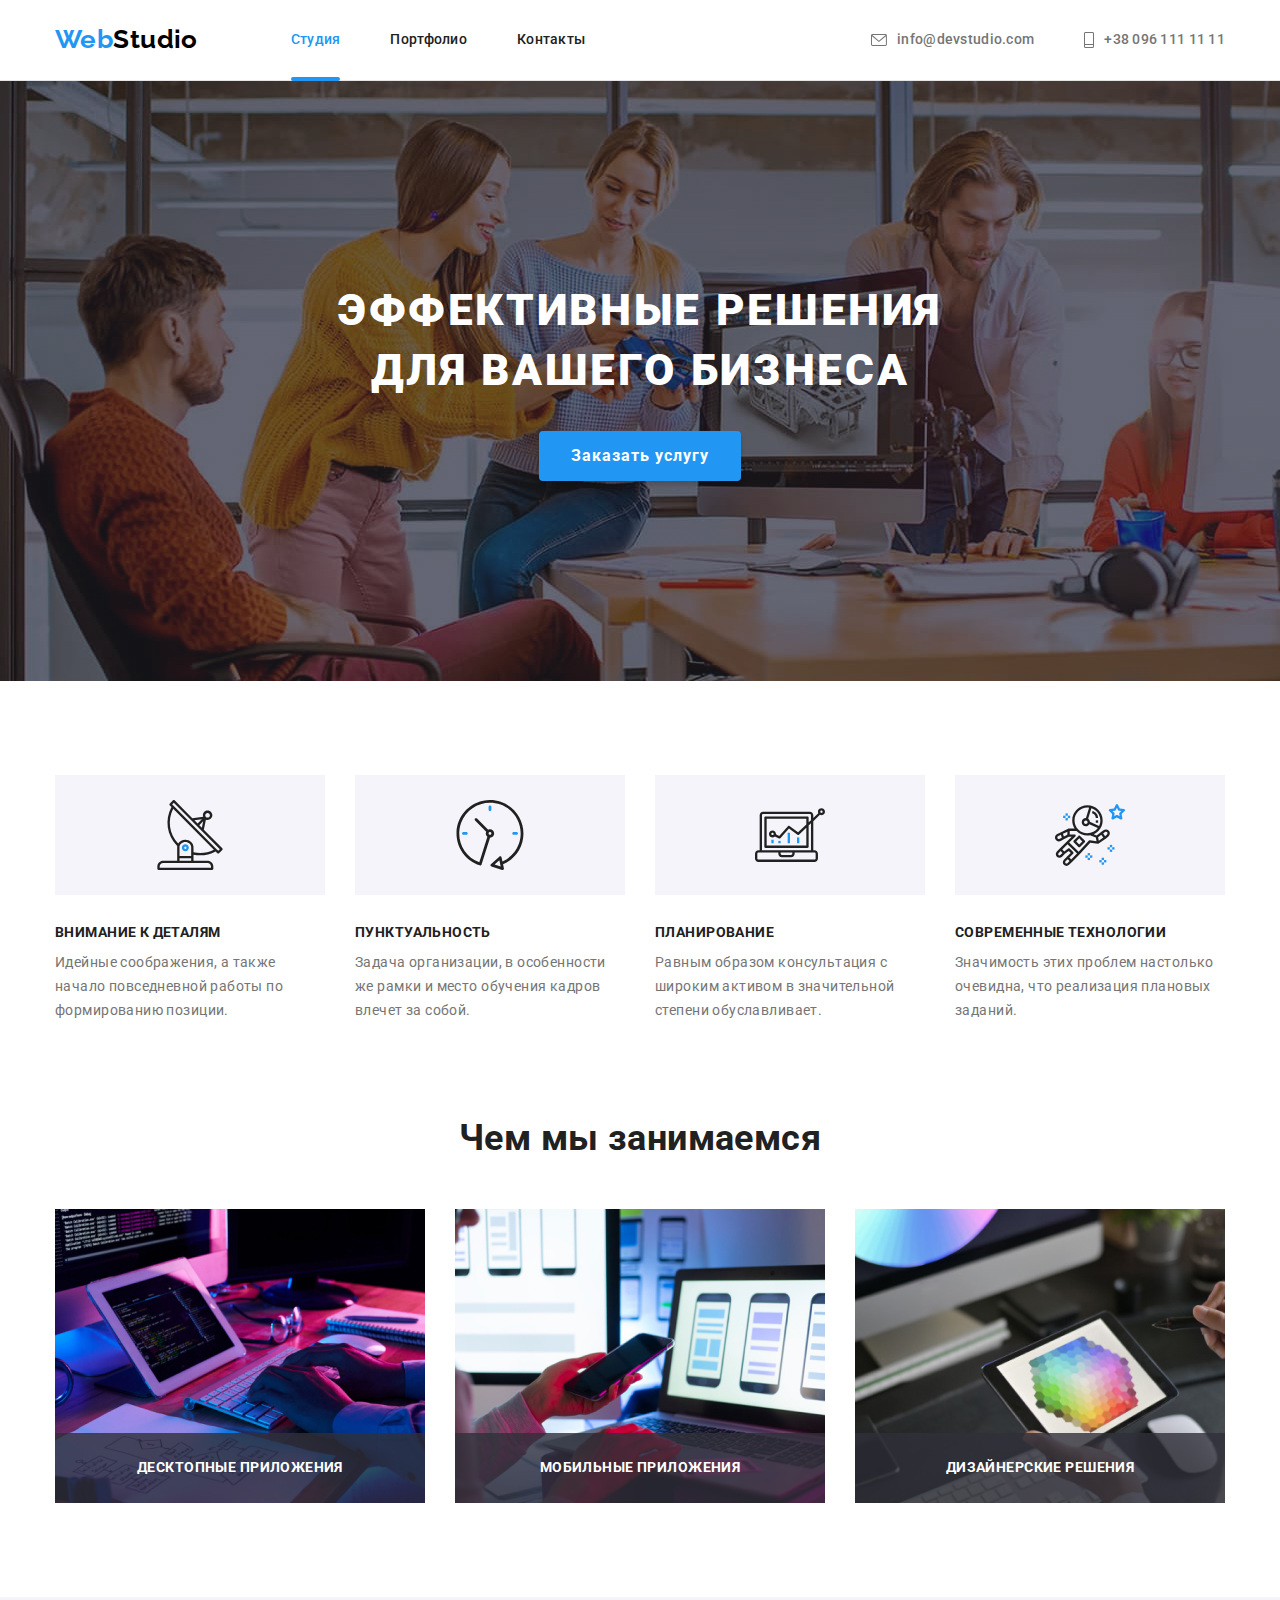
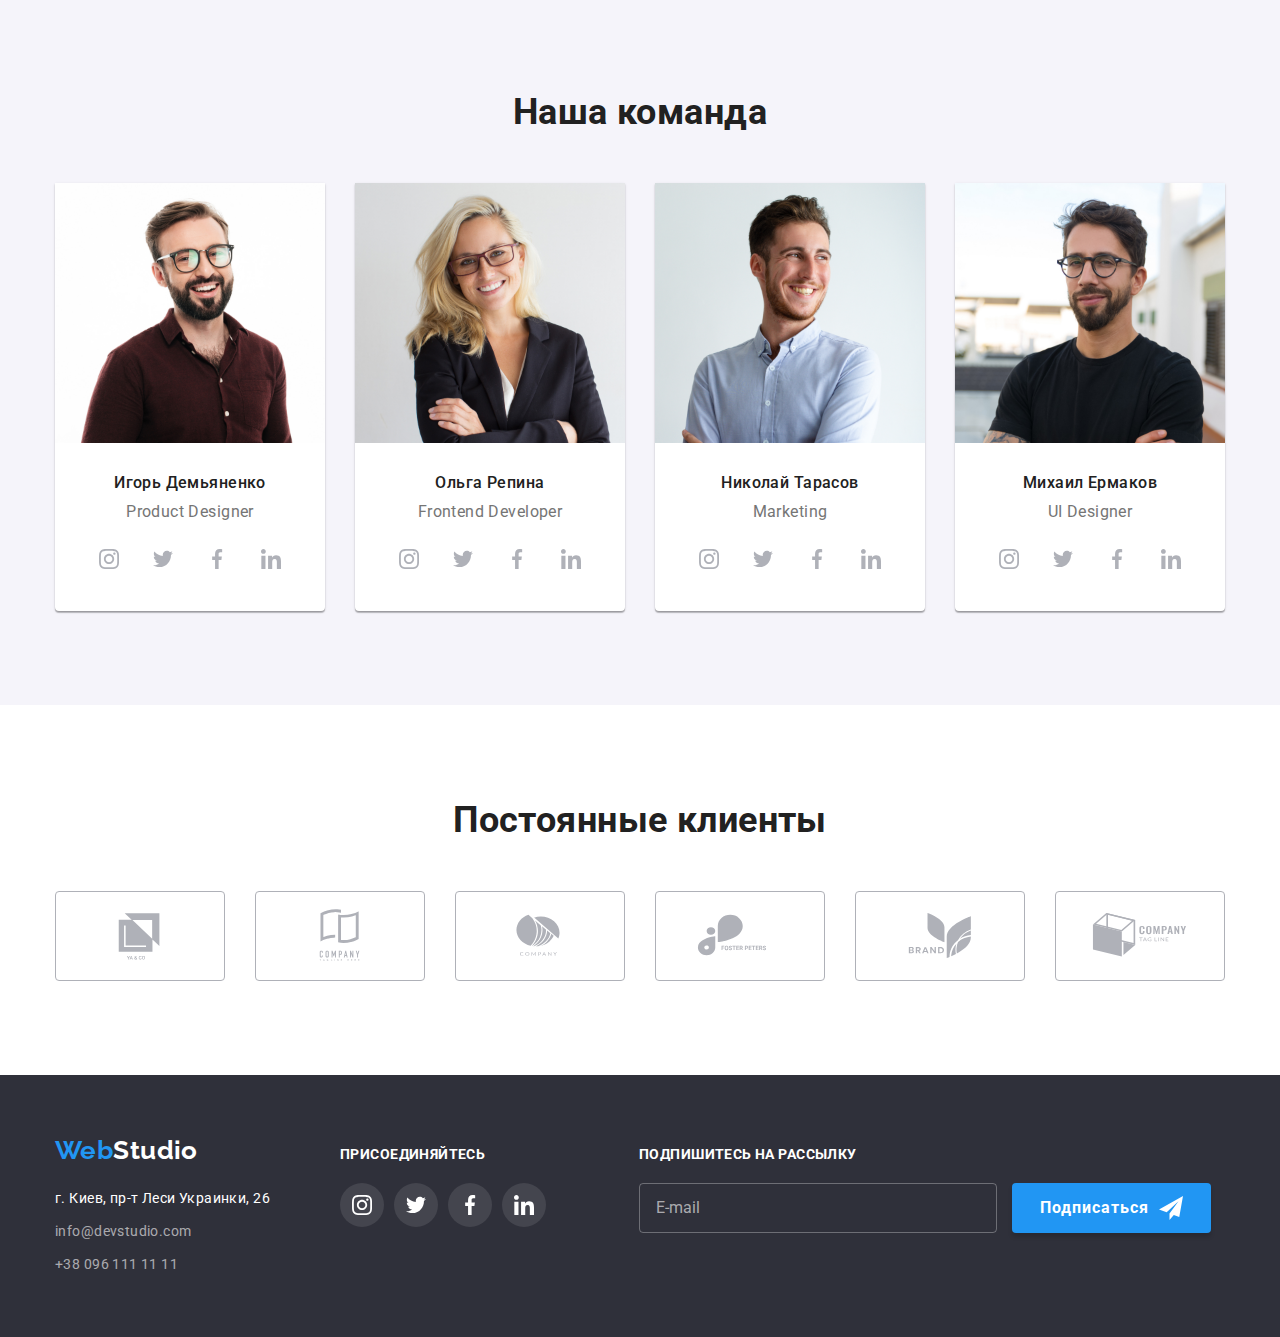
<file: index.html>
<!DOCTYPE html>
<html lang="ru">
	<head>
		<meta charset="UTF-8" />
		<meta name="viewport" content="width=, initial-scale=1.0" />
		<title>Web Studio</title>
		<link
			rel="stylesheet"
			href="https://fonts.googleapis.com/css2?family=Raleway:wght@700&family=Roboto:wght@400;500;700;900&display=swap"
		/>
		<link
			rel="stylesheet"
			href="https://cdnjs.cloudflare.com/ajax/libs/modern-normalize/1.0.0/modern-normalize.min.css"
		/>
		<link rel="stylesheet" href="./css/main.min.css" />
	</head>
	<body>
		<!--Header-->
		<header class="header">
			<div class="container header__container">
				<nav class="navigation">
					<a class="logo navigation__logo" href="./index.html"><span>Web</span><span class="logo__text">Studio</span> </a>
					<ul class="navigation__list">
						<li class="navigation__item"><a class="navigation__link navigation__link--current" href="./index.html" >Студия</a></li>
						<li class="navigation__item"><a class="navigation__link" href="./portfolio.html" >Портфолио</a></li>
						<li class="navigation__item"><a class="navigation__link" href="" >Контакты</a></li>
					</ul>
				</nav>
				<ul class="contacts">
					<li class="contacts__list">
						<a class="contacts__link" href="mailto:info@devstudio.com">
							<svg class="contacts__icon" width="16" height="12">
								<use href="./images/sprite.svg#icon-envelope"></use></svg>info@devstudio.com</a>
						</li>							
					<li class="contacts__list">
						<a class="contacts__link" href="tel:+380961111111">
							<svg class="contacts__icon" width="10" height="16">
								<use href="./images/sprite.svg#icon-phone"></use></svg>+38 096 111 11 11</a>
					</li>		
				</ul>
			</div>
		</header>

		<!--Hero-->
		<main>
			<section class="hero">
				<div class="container">
				<h1 class="hero__title">Эффективные решения для вашего бизнеса</h1>
				<button class="hero__button button" type="button" data-modal-open >Заказать услугу</button>
			</div>
		    </section>
			<!--Benefits-->
			<section class="section">
				<div class="container">
					<h2 class="visually-hidden" aria-hidden="true" tabindex="-1">Почему мы</h2>
					<ul class="benefits__list">
						<li class="benefits__item">
							<h3 class="benefits__title">Внимание к деталям</h3>
							<p class="benefits__text">
								Идейные соображения, а также начало повседневной работы по формированию позиции.
							</p>
						</li>
						<li class="benefits__item">
							<h3 class="benefits__title">Пунктуальность</h3>
							<p class="benefits__text">
								Задача организации, в особенности же рамки и место обучения кадров влечет за собой.
							</p>
						</li>
						<li class="benefits__item">
							<h3 class="benefits__title">Планирование</h3>
							<p class="benefits__text">
								Равным образом консультация с широким активом в значительной степени обуславливает.
							</p>
						</li>
						<li class="benefits__item">
							<h3 class="benefits__title">Современные технологии</h3>
							<p class="benefits__text">Значимость этих проблем настолько очевидна, что реализация плановых заданий.</p>
						</li>
					</ul>
				</div>
			</section>
			<!--Work field-->
			<section class="work-process section">
				<div class="container">
					<h2 class="work-process__title title">Чем мы занимаемся</h2>
					<ul class="work-process__list">
						<li class="work-process__item">
							<img class="work-process__img" src="./images/pic1.jpg" alt="Изображение рабочего процесса1" width="370" />
                            <h3 class="work-process__white-title">десктопные приложения</h3>
						</li>
						<li class="work-process__item">
							<img class="work-process__img" src="./images/pic2.jpg" alt="Изображение рабочего процесса2" width="370" />
                            <h3 class="work-process__white-title">мобильные приложения</h3>
						</li>
						<li class="work-process__item">
							<img class="work-process__img" src="./images/pic3.jpg" alt="Изображение рабочего процесса3" width="370" />
                            <h3 class="work-process__white-title">дизайнерские решения</h3>							
						</li>
					</ul>
				</div>
			</section>
			<!--Our team-->
			<section class="team section">
				<div class="container">
					<h2 class="team__title title">Наша команда</h2>
					<ul class="team__list">
						<li class="team__item">
							<img class="team__image" src="./images/team1.jpg" alt="Игорь Демьяненко" width="270" />
							<div class="team__descr">
							<h3 class="team__member">Игорь Демьяненко</h3>
							<p class="team__position" lang="en">Product Designer</p>
							<ul class="social">
								<li class="social__item">
									<a class="social__link social__link--team" href="">
										<svg class="social__icon" width="20" height="20">
											<use href="./images/sprite.svg#icon-instagram"></use>
										</svg>
									</a>
								</li>
								<li class="social__item">
									<a class="social__link social__link--team" href="">
										<svg class="social__icon" width="20" height="20">
											<use href="./images/sprite.svg#icon-twitter"></use>
										</svg>
									</a>
								</li>
								<li class="social__item">
									<a class="social__link social__link--team" href="">
										<svg class="social__icon" width="20" height="20">
											<use href="./images/sprite.svg#icon-facebook"></use>
										</svg>
									</a>
								</li>
								<li class="social__item">
									<a class="social__link social__link--team" href="">
										<svg class="social__icon" width="20" height="20">
											<use href="./images/sprite.svg#icon-linkedin"></use>
										</svg>
									</a>
								</li>
							</ul>
						</div>
						</li>
						<li class="team__item">
							<img class="team__image" src="./images/team2.jpg" alt="Ольга Репина" width="270" />
							<div class="team__descr">
							<h3 class="team__member">Ольга Репина</h3>
							<p class="team__position" lang="en">Frontend Developer</p>
							<ul class="social">
								<li class="social__item">
									<a class="social__link social__link--team" href="">
										<svg class="social__icon" width="20" height="20">
											<use href="./images/sprite.svg#icon-instagram"></use>
										</svg>
									</a>
								</li>
								<li class="social__item">
									<a class="social__link social__link--team" href="">
										<svg class="social__icon" width="20" height="20">
											<use href="./images/sprite.svg#icon-twitter"></use>
										</svg>
									</a>
								</li>
								<li class="social__item">
									<a class="social__link social__link--team" href="">
										<svg class="social__icon" width="20" height="20">
											<use href="./images/sprite.svg#icon-facebook"></use>
										</svg>
									</a>
								</li>
								<li class="social__item">
									<a class="social__link social__link--team" href="">
										<svg class="social__icon" width="20" height="20">
											<use href="./images/sprite.svg#icon-linkedin"></use>
										</svg>
									</a>
								</li>
							</ul>
						</div>
						</li>
						<li class="team__item">
							<img class="team__image" src="./images/team3.jpg" alt="Николай Тарасов" width="270" />
							<div class="team__descr">
							<h3 class="team__member">Николай Тарасов</h3>
							<p class="team__position" lang="en">Marketing</p>
							<ul class="social">
								<li class="social__item">
									<a class="social__link social__link--team" href="">
										<svg class="social__icon" width="20" height="20">
											<use href="./images/sprite.svg#icon-instagram"></use>
										</svg>
									</a>
								</li>
								<li class="social__item">
									<a class="social__link social__link--team" href="">
										<svg class="social__icon" width="20" height="20">
											<use href="./images/sprite.svg#icon-twitter"></use>
										</svg>
									</a>
								</li>
								<li class="social__item">
									<a class="social__link social__link--team" href="">
										<svg class="social__icon" width="20" height="20">
											<use href="./images/sprite.svg#icon-facebook"></use>
										</svg>
									</a>
								</li>
								<li class="social__item">
									<a class="social__link social__link--team" href="">
										<svg class="social__icon" width="20" height="20">
											<use href="./images/sprite.svg#icon-linkedin"></use>
										</svg>
									</a>
								</li>
							</ul>
						</div>
						</li>
						<li class="team__item">
							<img class="team__image" src="./images/team4.jpg" alt="Михаил Ермаков" width="270" />
							<div class="team__descr">
							<h3 class="team__member">Михаил Ермаков</h3>
							<p class="team__position" lang="en">UI Designer</p>
							<ul class="social__list">
								<li class="social__item">
									<a class="social__link social__link--team" href="">
										<svg class="social__icon" width="20" height="20">
											<use href="./images/sprite.svg#icon-instagram"></use>
										</svg>
									</a>
								</li>
								<li class="social__item">
									<a class="social__link social__link--team" href="">
										<svg class="social__icon" width="20" height="20">
											<use href="./images/sprite.svg#icon-twitter"></use>
										</svg>
									</a>
								</li>
								<li class="social__item">
									<a class="social__link social__link--team" href="">
										<svg class="social__icon" width="20" height="20">
											<use href="./images/sprite.svg#icon-facebook"></use>
										</svg>
									</a>
								</li>
								<li class="social__item">
									<a class="social__link social__link--team" href="">
										<svg class="social__icon" width="20" height="20">
											<use href="./images/sprite.svg#icon-linkedin"></use>
										</svg>
									</a>
								</li>							
							</ul>
						</div>
						</li>
					</ul>
				</div>
			</section>
			<section class="clients section">
				<div class="container">
					<h2 class="clients__title title">Постоянные клиенты</h2>
					<ul class="clients__list">
						<li class="clients__item">
							<a class="clients__link" href="">
								<svg class="clients__logo" width="106" height="60">
									<use href="./images/sprite.svg#icon-ya-and-co"></use>
								</svg>
							</a>
						</li>
						<li class="clients__item">
							<a class="clients__link" href="">
								<svg class="clients__logo" width="106" height="60">
									<use href="./images/sprite.svg#icon-company-tagline"></use>
								</svg>
							</a>
						</li>
						<li class="clients__item">
							<a class="clients__link" href="">
								<svg class="clients__logo" width="106" height="60">
									<use href="./images/sprite.svg#icon-company-fruits"></use>
								</svg>
							</a>
						</li>
						<li class="clients__item">
							<a class="clients__link" href="">
								<svg class="clients__logo" width="106" height="60">
									<use href="./images/sprite.svg#icon-foster-peters"></use>
								</svg>
							</a>
						</li>
						<li class="clients__item">
							<a class="clients__link" href="">
								<svg class="clients__logo" width="106" height="60">
									<use href="./images/sprite.svg#icon-brand"></use>
								</svg>
							</a>
						</li>

						<li class="clients__item">
							<a class="clients__link" href="">
								<svg class="clients__logo" width="106" height="60">
									<use href="./images/sprite.svg#icon-build"></use>
								</svg>
							</a>
						</li>
					</ul>
				</div>
			</section>
		</main>
		<!--Footer-->
		<footer class="footer section">
			<div class="footer__container container">
				<div class="address">
				<a class="logo link" href="./index.html"><span>Web</span><span class="logo__text logo__text--white">Studio</span></a>
				<address>
					<ul class="address__list">
						<li class="address__item">
							<a class="address__link" href="https://goo.gl/maps/FVcXJ8ViRF421qkY6" target="_blank" rel="noopener norefferer" 
								>г. Киев, пр-т Леси Украинки, 26</a
							>
						</li>
						<li class="address__item">
							<a class="footer__contact-link" href="mailto:info@devstudio.com">info@devstudio.com</a>
						</li>
						<li class="address__item">
							<a class="footer__contact-link" href="tel:+380961111111">+38 096 111 11 11</a>
						</li>
					</ul>
				</address>
			</div>
				<div class="social footer__social">
					<h3 class="social__title">присоединяйтесь</h3>
					<ul class="social__list">
						<li class="social__item"> 
							<a class="social__link social__link--footer" href="">
								<svg class="social__icon social__icon--footer" width="20" height="20">
									<use href="./images/sprite.svg#icon-instagram"></use>
								</svg>
							</a>
						</li>
						<li class="social__item">
							<a class="social__link social__link--footer" href="">
								<svg class="social__icon social__icon--footer" width="20" height="20">
									<use href="./images/sprite.svg#icon-twitter"></use>
								</svg>
							</a>
						</li>
						<li class="social__item">
							<a class="social__link social__link--footer" href="">
								<svg class="social__icon social__icon--footer" width="20" height="20">
									<use href="./images/sprite.svg#icon-facebook"></use>
								</svg>
							</a>
						</li>
						<li class="social__item">
							<a class="social__link social__link--footer" href="">
								<svg class="social__icon social__icon--footer" width="20" height="20">
									<use href="./images/sprite.svg#icon-linkedin"></use>
								</svg>
							</a>
						</li>
					</ul>
				</div>
			<!--====================Footer email form=====================-->
				<form class="footer-form">
					<h3 class="footer-form__white-title">Подпишитесь на рассылку</h3>
					<label class="footer-form__label">
						<input class="footer-form__input" type="email" name="email" placeholder="E-mail">
					</label>
					<button class="button footer-form__button" type="submit">Подписаться
						<svg class="footer-form__icon" width="24" height="24">
						<use href="./images/icons.svg#icon-send"></use>
					</svg>	
					</button>
				</form>
			</div>
		</footer>
<!--========================Modal window form============================-->
        <div class="backdrop is-hidden" data-modal>
			<div class="modal">
				<button class="modal__button" data-modal-close>
					<svg  class="modal__icon" width="18" height="18">
						<use href="./images/sprite.svg#icon-close"></use>
					</svg>
				</button>
				
				<form class="form">
					<b class="form__title">Оставьте свои данные, мы вам перезвоним</b>
					<label class="form__field">
						<span class="form__label">Имя</span>
						<span class="form__area">
							<input class="form__input" type="text" name="name" required/>
						<svg class="form__icon" width="18" height="18">
							<use href="./images/icons.svg#icon-man"></use>
						</svg>
						</span>	
					</label>

					<label class="form__field">
						<span class="form__label">Телефон</span>
						<span class="form__area">
							<input class="form__input" type="tel" name="tel" required/> 
						<svg class="form__icon" width="18" height="18">
							<use href="./images/icons.svg#icon-phone-modal"></use>
						</svg>
						</span>
					</label>
					
					<label class="form__field">
						<span class="form__label">Почта</span> 
						<span class="form__area">
								<input class="form__input" type="email" name="mail" required/>
						<svg class="form__icon" width="18" height="18">
							<use href="./images/icons.svg#icon-email"></use>
						</svg>
						</span>					
					</label>

					<label class="form__comment">
						<span class="form__label">Комментарий</span>
						<textarea  class="form__input" name="comment" placeholder="Введите текст"></textarea>
					</label>                
					
						<input class="form__checkbox-input visually-hidden" type="checkbox" name="agreement" id="user-term" >
						<label class="form__checkbox-label" for="user-term">
							<span class="form__checked">
								<svg class="form__icon-checked" width="16" height="15">
									<use href="./images/icons.svg#icon-checked"></use>
								</svg>
							</span>
							Соглашаюсь с рассылкой и принимаю <a class="agreement-terms" href=""> Условия договора </a></label>
					<button class="form__button button" type="submit">Отправить</button>
				  </form>   
			
			</div>
		</div>
		<script src="./JS/modal.js"></script>
	</body>
</html>
</file>
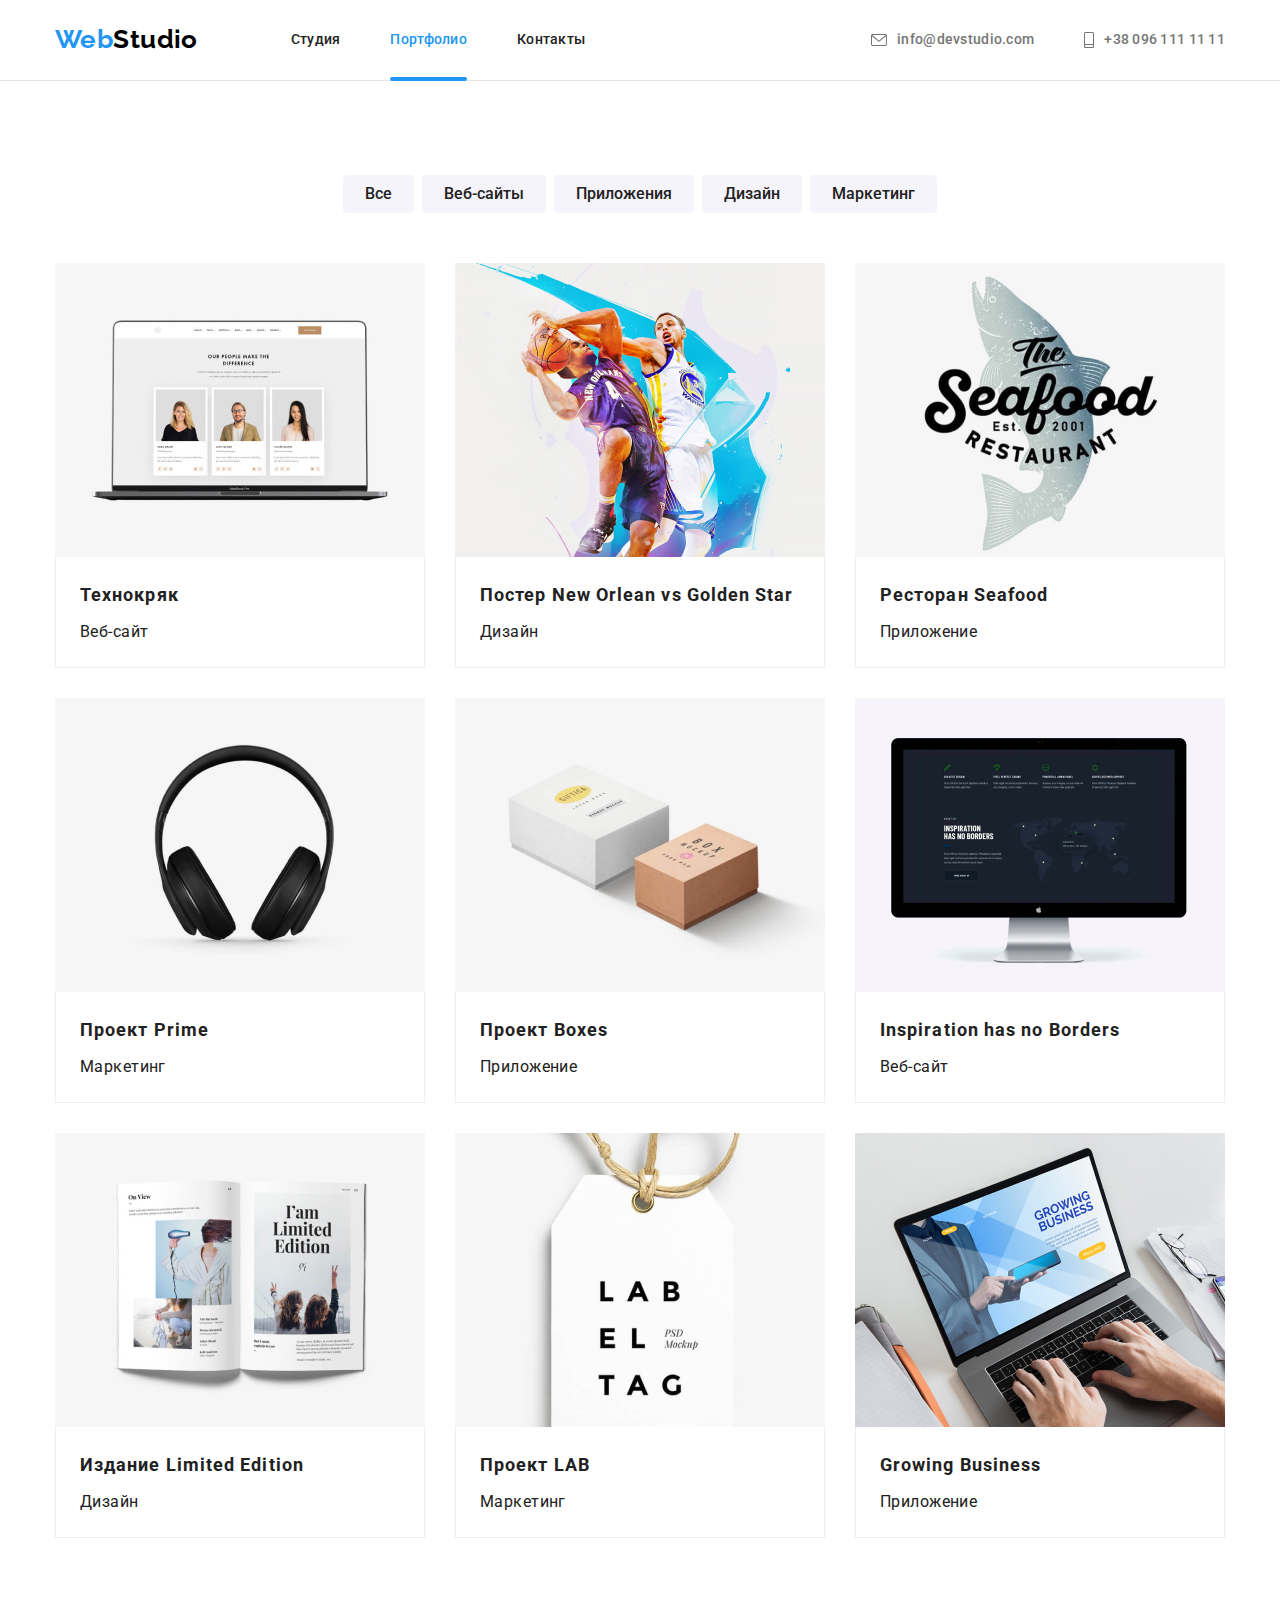
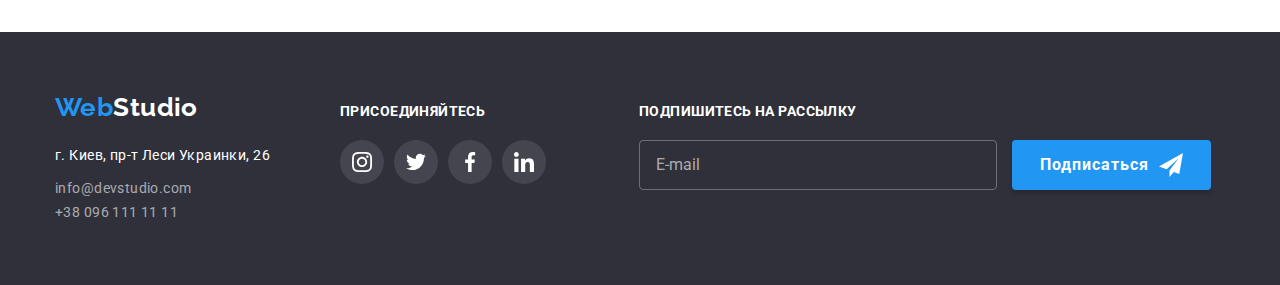
<file: portfolio.html>
<!DOCTYPE html>
<html lang="ru">
	<head>
		<meta charset="UTF-8" />
		<meta name="viewport" content="width=device-width, initial-scale=1.0" />
		<title>Portfolio</title>
		<link
			href="https://fonts.googleapis.com/css2?family=Raleway:wght@700&family=Roboto:wght@400;500;700;900&display=swap"
			rel="stylesheet"
		/>
		<link
			rel="stylesheet"
			href="https://cdnjs.cloudflare.com/ajax/libs/modern-normalize/1.0.0/modern-normalize.min.css"
		/>
		<link rel="stylesheet" href="./css/main.min.css" />
	</head>
	<body>
		<!--Header-->
		<header class="header">
			<div class="container header__container">
				<nav class="navigation">
					<a class="logo navigation__logo" href="./index.html"><span>Web</span><span class="logo__text">Studio</span> </a>
					<ul class="navigation__list">
						<li class="navigation__item"><a class="navigation__link" href="./index.html">Студия</a></li>
						<li class="navigation__item"><a class="navigation__link navigation__link--current" href="./portfolio.html">Портфолио</a></li>
						<li class="navigation__item"><a class="navigation__link" href="">Контакты</a></li>
					</ul>
				</nav>
				<ul class="contacts">
					<li class="contacts__list">
						<a class="contacts__link" href="mailto:info@devstudio.com">
							<svg class="contacts__icon" width="16" height="12">
								<use href="./images/sprite.svg#icon-envelope"></use></svg>info@devstudio.com</a>
						</li>							
					<li class="contacts__list">
						<a class="contacts__link" href="tel:+380961111111">
							<svg class="contacts__icon" width="10" height="16">
								<use href="./images/sprite.svg#icon-phone"></use></svg>+38 096 111 11 11</a>
					</li>		
				</ul>
			</div>
		</header>
		<main>
			<section class="projects section">
				<h1 class="visually-hidden" aria-hidden="true" tabindex="-1">Наши работы</h1>
				<div class="container">
					<ul class="projects__list list">
						<li class="projects__item"><button class="projects__button button" type="button">Все</button></li>
						<li class="projects__item"><button class="projects__button button" type="button">Веб-сайты</button></li>
						<li class="projects__item"><button class="projects__button button" type="button">Приложения</button></li>
						<li class="projects__item"><button class="projects__button button" type="button">Дизайн</button></li>
						<li class="projects__item"><button class="projects__button button" type="button">Маркетинг</button></li>
					</ul>

					<h2 class="visually-hidden" aria-hidden="true" tabindex="-1">Works</h2>
					<ul class="works">
						<li class="works__item">
							<a class="works__card" href="">
								<div class="works__photo">
									<img class="works__img" src="./images/tehno.jpg" alt="Изображение ноутбука с открытым вебсайтом" />
									<p class="works__text">Ресурс предлагает комплексные предложения с разным уровнем функционала и сервисов. Все это позволит посетителю получить исчерпывающие сведения  о компании или частном лице.</p>
									</div>	
								<div class="works__summary">
									<h3 class="works__title">Технокряк</h3>
									<p class="works__type">Веб-сайт</p>
								</div>
							</a>
						</li>
						<li class="works__item">
							<a class="works__card" href="">
                            	<div class="works__photo">
								  <img class="works__img" src="./images/basketball.jpg" alt="Изображение постера с баскетболистами" />
								  <p class="works__text">Ресурс предлагает комплексные предложения с разным уровнем функционала и сервисов. Все это позволит посетителю получить исчерпывающие сведения о компании или частном лице.</p>
					     		</div>
								<div class="works__summary">
									<h3 class="works__title">Постер<span lang="en"> New Orlean vs Golden Star</span></h3>
									<p class="works__type">Дизайн</p>
								</div>
							</a>
						</li>
						<li class="works__item">
							<a class="works__card" href="">
							<div class="works__photo"> 
								<img class="works__img" src="./images/seafood.jpg" alt="Изображение логотипа рыбного ресторана" />
								<p class="works__text">Ресурс предлагает комплексные предложения с разным уровнем функционала и сервисов. Все это позволит посетителю получить исчерпывающие сведения о компании или частном лице.</p>
							</div>
								<div class="works__summary">
									<h3 class="works__title">Ресторан<span lang="en"> Seafood</span></h3>
									<p class="works__type">Приложение</p>
								</div>
							</a>
						</li>
						<li class="works__item">
							<a class="works__card" href="">
								<div class="works__photo"> 
								<img class="works__img" src="./images/prime.jpg" alt="Изображение наушников" />
								<p class="works__text">Ресурс предлагает комплексные предложения с разным уровнем функционала и сервисов. Все это позволит посетителю получить исчерпывающие сведения о компании или частном лице.</p>
								</div>
								<div class="works__summary">
									<h3 class="works__title">Проект<span lang="en"> Prime</span></h3>
									<p class="works__type">Маркетинг</p>
								</div>
							</a>
						</li>
						<li class="works__item">
							<a class="works__card" href="">
								<div class="works__photo"> 
								<img class="works__img" src="./images/boxes.jpg" alt="Изображение двух коробок" />
								<p class="works__text">Ресурс предлагает комплексные предложения с разным уровнем функционала и сервисов. Все это позволит посетителю получить исчерпывающие сведения о компании или частном лице.</p>
								</div>
								<div class="works__summary">
									<h3 class="works__title">Проект<span lang="en"> Boxes</span></h3>
									<p class="works__type">Приложение</p>
								</div>
							</a>
						</li>
						<li class="works__item">
							<a class="works__card" href="">
								<div class="works__photo"> 
								<img class="works__img" src="./images/inspiration.jpg" alt="Изображение монитора" />
								<p class="works__text">Ресурс предлагает комплексные предложения с разным уровнем функционала и сервисов. Все это позволит посетителю получить исчерпывающие сведения о компании или частном лице.</p>
								</div>
								<div class="works__summary">
									<h3 class="works__title" lang="en">Inspiration has no Borders</h3>
									<p class="works__type">Веб-сайт</p>
								</div>
							</a>
						</li>
						<li class="works__item">
							<a class="works__card" href="">
								<div class="works__photo"> 
								<img class="works__img" src="./images/limited.jpg" alt="Изображение разворота журнала" />
								<p class="works__text">Ресурс предлагает комплексные предложения с разным уровнем функционала и сервисов. Все это позволит посетителю получить исчерпывающие сведения о компании или частном лице.</p>
								</div>
								<div class="works__summary">
									<h3 class="works__title">Издание<span lang="en"> Limited Edition</span></h3>
									<p class="works__type">Дизайн</p>
								</div>
							</a>
						</li>
						<li class="works__item">
							<a class="works__card" href="">
								<div class="works__photo"> 
								<img class="works__img" src="./images/lab.jpg" alt="Изображение с биркой" />
								<p class="works__text">Ресурс предлагает комплексные предложения с разным уровнем функционала и сервисов. Все это позволит посетителю получить исчерпывающие сведения о компании или частном лице.</p>
								</div>
								<div class="works__summary">
									<h3 class="works__title">Проект<span lang="en"> LAB</span></h3>
									<p class="works__type">Маркетинг</p>
								</div>
							</a>
						</li>
						<li class="works__item">
							<a class="works__card" href="">
								<div class="works__photo"> 
								<img class="works__img" src="./images/notebook.jpg" alt="Изображение с руками на клавиатуре ноутбука"/>
								<p class="works__text">Ресурс предлагает комплексные предложения с разным уровнем функционала и сервисов. Все это позволит посетителю получить исчерпывающие сведения о компании или частном лице.</p>
								</div>	
								<div class="works__summary">
									<h3 class="works__title" lang="en">Growing Business</h3>
									<p class="works__type">Приложение</p>
								</div>
							</a>
						</li>
					</ul>
				</div>
			</section>
		</main>
				<!--Footer-->
		<footer class="footer section">
			<div class="footer__container container">
				<div class="address">
				<a class="logo" href="./index.html"><span>Web</span><span class="logo__text logo__text--white">Studio</span></a>
				<address>
					<ul class="address__list">
						<li class="address__item">
							<a class="address__link" href="https://goo.gl/maps/FVcXJ8ViRF421qkY6" target="_blank" rel="noopener norefferer" 
								>г. Киев, пр-т Леси Украинки, 26</a
							>
						</li>
						<li class="address__link">
							<a class="footer__contact-link" href="mailto:info@devstudio.com">info@devstudio.com</a>
						</li>
						<li class="address__link">
							<a class="footer__contact-link" href="tel:+380961111111">+38 096 111 11 11</a>
						</li>
					</ul>
				</address>
			</div>
			<div class="social footer__social">
				<h3 class="social__title">присоединяйтесь</h3>
				<ul class="social__list">
					<li class="social__item"> 
						<a class="social__link social__link--footer" href="">
							<svg class="social__icon social__icon--footer" width="20" height="20">
								<use href="./images/sprite.svg#icon-instagram"></use>
							</svg>
						</a>
					</li>
					<li class="social__item">
						<a class="social__link social__link--footer" href="">
							<svg class="social__icon social__icon--footer" width="20" height="20">
								<use href="./images/sprite.svg#icon-twitter"></use>
							</svg>
						</a>
					</li>
					<li class="social__item">
						<a class="social__link social__link--footer" href="">
							<svg class="social__icon social__icon--footer" width="20" height="20">
								<use href="./images/sprite.svg#icon-facebook"></use>
							</svg>
						</a>
					</li>
					<li class="social__item">
						<a class="social__link social__link--footer" href="">
							<svg class="social__icon social__icon--footer" width="20" height="20">
								<use href="./images/sprite.svg#icon-linkedin"></use>
							</svg>
						</a>
					</li>
				</ul>
			</div>
		<!--====================Footer email form=====================-->
		
		<form class="footer-form">
				<h3 class="footer-form__white-title">Подпишитесь на рассылку</h3>
				<label class="footer-form__label">
					<input class="footer-form__input" type="email" name="email" placeholder="E-mail">
				</label>
				<button class="button footer-form__button" type="submit">Подписаться
					<svg class="footer-form__icon" width="24" height="24">
					<use href="./images/icons.svg#icon-send"></use>
				</svg>	
				</button>
			</form>
		</div>
	</footer>
	</body>
</html>
</file>
<file: css/main.min.css>
.form__button,.hero__button,.footer-form__button{-webkit-box-shadow:0px 4px 4px rgba(0,0,0,0.15);box-shadow:0px 4px 4px rgba(0,0,0,0.15);border:none;border-radius:4px;font-weight:700;font-size:16px;line-height:1.88;letter-spacing:0.06em;color:#fff;background-color:#2196f3}.visually-hidden{position:absolute;white-space:nowrap;width:1px;height:1px;overflow:hidden;border:0;padding:0;clip:rect(0 0 0 0);-webkit-clip-path:inset(50%);clip-path:inset(50%);margin:-1px}html{-webkit-box-sizing:border-box;box-sizing:border-box}*,*::before,*::after{-webkit-box-sizing:inherit;box-sizing:inherit}*{margin:0;padding:0}ul{list-style:none}a{text-decoration:none;color:#212121}img{display:block}body{margin:0;font-family:'Roboto', sans-serif;font-size:14px;line-height:1.71;letter-spacing:0.03em;color:#757575;background-color:#fff}.container{margin-left:auto;margin-right:auto;padding-left:15px;padding-right:15px;width:1200px}.section{padding-top:94px;padding-bottom:94px}.logo{font-family:'Raleway', sans-serif;font-weight:700;font-size:26px;line-height:1.19;color:#2196f3}.logo__text{color:#000}.logo__text--white{color:#fff}.button{font-family:'Roboto', sans-serif;cursor:pointer}.button:hover,.button:focus{background-color:#188CE8}.title{margin-top:0;margin-bottom:50px;font-weight:700;font-size:36px;line-height:1.17;text-align:center;color:#212121}.social{display:-webkit-box;display:-ms-flexbox;display:flex;-webkit-box-pack:center;-ms-flex-pack:center;justify-content:center;-webkit-box-align:center;-ms-flex-align:center;align-items:center}.social__title{margin-bottom:20px;font-style:normal;font-weight:700;font-size:14px;line-height:1.14;text-transform:uppercase;color:#fff}.social__list{display:-webkit-box;display:-ms-flexbox;display:flex;-webkit-box-pack:center;-ms-flex-pack:center;justify-content:center;-webkit-box-align:center;-ms-flex-align:center;align-items:center}.social__item+.social__item{margin-left:10px}.social__icon{fill:currentColor}.social__icon--footer{fill:#fff}.social__link{display:-webkit-box;display:-ms-flexbox;display:flex;-webkit-box-pack:center;-ms-flex-pack:center;justify-content:center;-webkit-box-align:center;-ms-flex-align:center;align-items:center;width:44px;height:44px;border-radius:50%}.social__link:hover,.social__link:focus{color:#fff;background-color:#2196f3}.social__link--team{color:#afb1b8;background-position:center;background-repeat:no-repeat;-webkit-transition:color 250ms cubic-bezier(0.4, 0, 0.2, 1),background-color 250ms cubic-bezier(0.4, 0, 0.2, 1);transition:color 250ms cubic-bezier(0.4, 0, 0.2, 1),background-color 250ms cubic-bezier(0.4, 0, 0.2, 1)}.social__link--footer{background:rgba(255,255,255,0.1);-webkit-transition:background-color 250ms cubic-bezier(0.4, 0, 0.2, 1);transition:background-color 250ms cubic-bezier(0.4, 0, 0.2, 1)}.backdrop{position:fixed;top:0;left:0;width:100%;height:100%;background-color:rgba(0,0,0,0.2);-webkit-transition:opacity 250ms cubic-bezier(0.4, 0, 0.2, 1),-webkit-transform 250ms cubic-bezier(0.4, 0, 0.2, 1);transition:opacity 250ms cubic-bezier(0.4, 0, 0.2, 1),-webkit-transform 250ms cubic-bezier(0.4, 0, 0.2, 1);transition:transform 250ms cubic-bezier(0.4, 0, 0.2, 1),opacity 250ms cubic-bezier(0.4, 0, 0.2, 1);transition:transform 250ms cubic-bezier(0.4, 0, 0.2, 1),opacity 250ms cubic-bezier(0.4, 0, 0.2, 1),-webkit-transform 250ms cubic-bezier(0.4, 0, 0.2, 1)}.backdrop.is-hidden{opacity:0;pointer-events:none;-webkit-transform:scale(0);transform:scale(0)}.modal{position:absolute;padding:40px;min-width:528px;min-height:581px;border-radius:4px;top:50%;left:50%;-webkit-transform:translate(-50%, -50%);transform:translate(-50%, -50%);-webkit-box-shadow:0px 1px 3px rgba(0,0,0,0.12),0px 1px 1px rgba(0,0,0,0.14),0px 2px 1px rgba(0,0,0,0.2);box-shadow:0px 1px 3px rgba(0,0,0,0.12),0px 1px 1px rgba(0,0,0,0.14),0px 2px 1px rgba(0,0,0,0.2);background-color:#fff}.modal__icon{fill:#000;-webkit-transition:fill 250ms cubic-bezier(0.4, 0, 0.2, 1);transition:fill 250ms cubic-bezier(0.4, 0, 0.2, 1)}.modal__button{display:-webkit-box;display:-ms-flexbox;display:flex;-webkit-box-pack:center;-ms-flex-pack:center;justify-content:center;-webkit-box-align:center;-ms-flex-align:center;align-items:center;font-family:'Roboto', sans-serif;position:absolute;overflow:hidden;top:8px;right:8px;width:30px;height:30px;border-radius:50%;border:none;cursor:pointer;border:1px solid rgba(0,0,0,0.1);background-color:inherit}.modal__button:hover .modal__icon,.modal__button:focus .modal__icon{fill:#2196f3}.form{display:-webkit-box;display:-ms-flexbox;display:flex;-webkit-box-orient:vertical;-webkit-box-direction:normal;-ms-flex-direction:column;flex-direction:column}.form__title{text-align:center;font-weight:700;font-size:20px;letter-spacing:0.03em;color:#212121;line-height:1.15;margin-bottom:12px}.form__button{display:-webkit-inline-box;display:-ms-inline-flexbox;display:inline-flex;-webkit-box-pack:center;-ms-flex-pack:center;justify-content:center;-webkit-box-align:center;-ms-flex-align:center;align-items:center;margin:auto;padding:10px 55px}.form__label{display:block;font-size:12px;line-height:1.17;letter-spacing:0.01em;margin-bottom:4px}.form__area{position:relative}.form__field{margin-bottom:10px}.form__input{width:100%;height:40px;padding-top:12px;padding-bottom:12px;padding-left:42px;border:1px solid rgba(33,33,33,0.2);border-radius:4px;-webkit-transition:border-color 250ms cubic-bezier(0.4, 0, 0.2, 1);transition:border-color 250ms cubic-bezier(0.4, 0, 0.2, 1);outline:none}.form__input:focus{cursor:pointer;border-color:#2196f3;outline:none}.form__icon{display:block;position:absolute;left:12px;top:50%;-webkit-transform:translateY(-50%);transform:translateY(-50%);fill:#212121;-webkit-transition:fill 250ms cubic-bezier(0.4, 0, 0.2, 1);transition:fill 250ms cubic-bezier(0.4, 0, 0.2, 1)}.form__input:focus+.form__icon{fill:#2196f3}.form__comment{margin-bottom:20px}.form__comment textarea{padding:12px 16px;height:120px;resize:none}.form__comment textarea::-webkit-input-placeholder{line-height:1.14;letter-spacing:0.01em;color:rgba(117,117,117,0.5)}.form__comment textarea:-ms-input-placeholder{line-height:1.14;letter-spacing:0.01em;color:rgba(117,117,117,0.5)}.form__comment textarea::-ms-input-placeholder{line-height:1.14;letter-spacing:0.01em;color:rgba(117,117,117,0.5)}.form__comment textarea::placeholder{line-height:1.14;letter-spacing:0.01em;color:rgba(117,117,117,0.5)}.form__checkbox-label{display:-webkit-box;display:-ms-flexbox;display:flex;-webkit-box-pack:center;-ms-flex-pack:center;justify-content:center;-webkit-box-align:center;-ms-flex-align:center;align-items:center;line-height:1.71;letter-spacing:0.03em;margin-bottom:30px}.form__checked{display:-webkit-box;display:-ms-flexbox;display:flex;-webkit-box-pack:center;-ms-flex-pack:center;justify-content:center;-webkit-box-align:center;-ms-flex-align:center;align-items:center;margin-right:7px;width:16px;height:15px;border-radius:2px;border:2px solid #212121;-webkit-transition:border-color 250ms cubic-bezier(0.4, 0, 0.2, 1),background-color 250ms cubic-bezier(0.4, 0, 0.2, 1);transition:border-color 250ms cubic-bezier(0.4, 0, 0.2, 1),background-color 250ms cubic-bezier(0.4, 0, 0.2, 1)}.form__icon-checked{fill:transparent}.form__checkbox-input:checked+.form__checkbox-label span{background-size:contain;border-color:#2196f3;background-color:#2196f3}.form__checkbox-input:focus-within+.form__checkbox-label span{-webkit-filter:drop-shadow(0px 4px 4px rgba(0,0,0,0.25));filter:drop-shadow(0px 4px 4px rgba(0,0,0,0.25))}.form__checkbox-input:checked+.form__checkbox-label .form__icon-checked{fill:#fff}.form__checkbox-input:focus-visible+.form__icon-checked{border:2px solid #212121}.agreement-terms{margin-left:4px;color:#2196f3;text-decoration:underline}.agreement-terms:hover,.agreement-terms:focus{text-decoration:none}.header{border-bottom:solid 1px #e5e5e5}.header__container{display:-webkit-box;display:-ms-flexbox;display:flex;-webkit-box-pack:center;-ms-flex-pack:center;justify-content:center;-webkit-box-align:center;-ms-flex-align:center;align-items:center}.navigation{display:-webkit-box;display:-ms-flexbox;display:flex;-webkit-box-pack:center;-ms-flex-pack:center;justify-content:center;-webkit-box-align:center;-ms-flex-align:center;align-items:center}.navigation__logo{margin-top:24px;margin-bottom:25px;display:-webkit-box;display:-ms-flexbox;display:flex;font-family:'Raleway', sans-serif;font-weight:700;font-size:26px;line-height:1.19;color:#2196f3}.navigation__list{margin-left:93px;display:-webkit-box;display:-ms-flexbox;display:flex}.navigation__item+.navigation__item{margin-left:50px}.navigation__link{padding-top:32px;padding-bottom:32px;display:block;font-weight:500;font-size:14px;line-height:1.14;letter-spacing:0.02em;color:#212121;-webkit-transition:color 250ms cubic-bezier(0.4, 0, 0.2, 1);transition:color 250ms cubic-bezier(0.4, 0, 0.2, 1)}.navigation__link--current{position:relative;padding-top:32px;padding-bottom:32px;display:block;font-weight:500;font-size:14px;line-height:1.14;letter-spacing:0.02em;color:#2196f3;-webkit-transition:color 250ms cubic-bezier(0.4, 0, 0.2, 1);transition:color 250ms cubic-bezier(0.4, 0, 0.2, 1)}.navigation__link--current::after{position:absolute;display:inline-block;content:'';bottom:-1px;left:0;height:4px;width:100%;border-radius:2px;background-color:#2196f3;opacity:1}.navigation__link:hover,.navigation__link:focus,.navigation__link--current:hover,.navigation__link--current:focus{color:#2196f3;cursor:pointer}.contacts{margin-left:auto;display:-webkit-box;display:-ms-flexbox;display:flex;-webkit-box-pack:center;-ms-flex-pack:center;justify-content:center;-webkit-box-align:center;-ms-flex-align:center;align-items:center}.contacts__list{display:-webkit-box;display:-ms-flexbox;display:flex;-webkit-box-pack:center;-ms-flex-pack:center;justify-content:center;-webkit-box-align:center;-ms-flex-align:center;align-items:center}.contacts__list+.contacts__list{margin-left:50px}.contacts__icon{fill:currentColor;margin-right:10px;-webkit-transition:fill 250ms cubic-bezier(0.4, 0, 0.2, 1);transition:fill 250ms cubic-bezier(0.4, 0, 0.2, 1)}.contacts__icon:hover{fill:#2196f3}.contacts__link{display:-webkit-box;display:-ms-flexbox;display:flex;-webkit-box-pack:center;-ms-flex-pack:center;justify-content:center;-webkit-box-align:center;-ms-flex-align:center;align-items:center;padding-top:32px;padding-bottom:32px;font-style:normal;font-weight:500;line-height:1.14;letter-spacing:0.02em;color:#757575;-webkit-transition:color 250ms cubic-bezier(0.4, 0, 0.2, 1);transition:color 250ms cubic-bezier(0.4, 0, 0.2, 1)}.contacts__link:hover,.contacts__link:focus{color:#2196f3}.hero{margin:0 auto;padding:200px 0;text-align:center;max-width:1600px;min-height:600px;background-color:#2f303a;background-image:-webkit-gradient(linear, left top, right top, from(rgba(47,48,58,0.4)), to(rgba(47,48,58,0.4))),url(../images/background-photo.jpg);background-image:linear-gradient(to right, rgba(47,48,58,0.4), rgba(47,48,58,0.4)),url(../images/background-photo.jpg)}.hero__title{margin:0 auto 30px;width:696px;text-align:center;font-weight:900;font-size:44px;line-height:1.36;letter-spacing:0.06em;text-transform:uppercase;color:#fff}.hero__button{margin-top:0;padding:10px 32px;display:inline-block}.benefits{padding-top:0}.benefits__list{margin-top:0;display:-webkit-box;display:-ms-flexbox;display:flex}.benefits__item{width:270px}.benefits__item+.benefits__item{margin-left:30px}.benefits__item::before{display:block;content:'';height:120px;background-color:#f5f4fa;background-repeat:no-repeat;background-position:center;margin-bottom:30px}.benefits__item:nth-child(1)::before{background-image:url(../images/icons/antenna.svg)}.benefits__item:nth-child(2)::before{background-image:url(../images/icons/clock.svg)}.benefits__item:nth-child(3)::before{background-image:url(../images/icons/diagram.svg)}.benefits__item:nth-child(4)::before{background-image:url(../images/icons/astronaut.svg)}.benefits__title{margin-top:0;margin-bottom:10px;font-weight:700;font-size:14px;line-height:1.14;text-transform:uppercase;color:#212121}.benefits__text{margin-top:0;font-size:14px}.work-process{padding-top:0}.work-process__list{display:-webkit-box;display:-ms-flexbox;display:flex}.work-process__item{position:relative;margin-top:0;width:370px}.work-process__item:not(:last-child){margin-right:30px}.work-process__img{display:block;max-width:100%}.work-process__white-title{position:absolute;padding:27px 0;font-size:14px;font-weight:700;line-height:1.14;width:100%;bottom:0;color:#fff;text-align:center;text-transform:uppercase;background-color:rgba(47,48,58,0.8)}.team{background-color:#f5f4fa}.team__list{display:-webkit-box;display:-ms-flexbox;display:flex}.team__item{margin-top:0;text-align:center;width:270px;background-color:#fff;-webkit-box-shadow:0px 1px 3px rgba(0,0,0,0.12),0px 1px 1px rgba(0,0,0,0.14),0px 2px 1px rgba(0,0,0,0.2);box-shadow:0px 1px 3px rgba(0,0,0,0.12),0px 1px 1px rgba(0,0,0,0.14),0px 2px 1px rgba(0,0,0,0.2);border-radius:0px 0px 4px 4px}.team__item+.team__item{margin-left:30px}.team__image{display:block;max-width:100%;margin-top:0}.team__descr{padding-top:30px;padding-bottom:30px}.team__member{margin-bottom:10px;font-weight:500;font-size:16px;line-height:1.19;text-align:center;color:#212121}.team__position{margin-bottom:16px;font-size:16px;line-height:1.19;text-align:center}.clients__list{display:-webkit-box;display:-ms-flexbox;display:flex}.clients__item:not(:last-child){margin-right:30px}.clients__logo{fill:currentColor}.clients__link{display:-webkit-box;display:-ms-flexbox;display:flex;-webkit-box-pack:center;-ms-flex-pack:center;justify-content:center;-webkit-box-align:center;-ms-flex-align:center;align-items:center;background-position:center;width:170px;height:90px;border:1px solid #afb1b8;color:#afb1b8;border-radius:4px;-webkit-transition:color 250ms cubic-bezier(0.4, 0, 0.2, 1),border-color 250ms cubic-bezier(0.4, 0, 0.2, 1);transition:color 250ms cubic-bezier(0.4, 0, 0.2, 1),border-color 250ms cubic-bezier(0.4, 0, 0.2, 1)}.clients__link:hover,.clients__link:focus{color:#2196f3;border-color:#2196f3}.footer{padding:60px 0;background-color:#2f303a}.footer__container{display:-webkit-box;display:-ms-flexbox;display:flex;-webkit-box-align:baseline;-ms-flex-align:baseline;align-items:baseline}.footer__contact-link{margin-top:0;font-weight:400;font-style:normal;color:rgba(255,255,255,0.6)}.footer__contact-link:hover,.footer__contact-link:focus{color:#2196f3}.footer__social{display:block;margin-left:70px}.address{padding-top:0}.address__list:first-child{margin-top:20px}.address__item:not(:last-child){margin-bottom:9px}.address__link{font-style:normal;color:#fff}.address__link:hover,.address__link:focus{color:#2196f3}.footer-form{margin-left:93px}.footer-form__white-title{margin-bottom:20px;font-style:normal;font-weight:700;font-size:14px;line-height:1.14;text-transform:uppercase;color:#fff}.footer-form__input{margin-right:12px;padding:15px 16px;width:358px;height:50px;border:1px solid rgba(255,255,255,0.3);background-color:inherit;color:rgba(255,255,255,0.6);border-radius:4px}.footer-form__input:focus{border-color:#fff;outline:none}.footer-form__input::-webkit-input-placeholder{font-size:16px;line-height:1.25;color:rgba(255,255,255,0.6)}.footer-form__input:-ms-input-placeholder{font-size:16px;line-height:1.25;color:rgba(255,255,255,0.6)}.footer-form__input::-ms-input-placeholder{font-size:16px;line-height:1.25;color:rgba(255,255,255,0.6)}.footer-form__input::placeholder{font-size:16px;line-height:1.25;color:rgba(255,255,255,0.6)}.footer-form__button{display:-webkit-inline-box;display:-ms-inline-flexbox;display:inline-flex;-webkit-box-pack:center;-ms-flex-pack:center;justify-content:center;-webkit-box-align:center;-ms-flex-align:center;align-items:center;padding:10px 28px}.footer-form__icon{margin-left:10px;fill:#fff}.projects__list{display:-webkit-box;display:-ms-flexbox;display:flex;-webkit-box-pack:center;-ms-flex-pack:center;justify-content:center;-webkit-box-align:center;-ms-flex-align:center;align-items:center;margin-bottom:50px}.projects__item+.projects__item{margin-left:8px}.projects__button{padding:6px 22px;font-weight:500;font-size:16px;line-height:1.62;color:#212121;background-color:#f5f4fa;border-radius:4px;border:none;-webkit-transition:color 250ms cubic-bezier(0.4, 0, 0.2, 1),background-color 250ms cubic-bezier(0.4, 0, 0.2, 1),-webkit-box-shadow 250ms cubic-bezier(0.4, 0, 0.2, 1);transition:color 250ms cubic-bezier(0.4, 0, 0.2, 1),background-color 250ms cubic-bezier(0.4, 0, 0.2, 1),-webkit-box-shadow 250ms cubic-bezier(0.4, 0, 0.2, 1);transition:color 250ms cubic-bezier(0.4, 0, 0.2, 1),background-color 250ms cubic-bezier(0.4, 0, 0.2, 1),box-shadow 250ms cubic-bezier(0.4, 0, 0.2, 1);transition:color 250ms cubic-bezier(0.4, 0, 0.2, 1),background-color 250ms cubic-bezier(0.4, 0, 0.2, 1),box-shadow 250ms cubic-bezier(0.4, 0, 0.2, 1),-webkit-box-shadow 250ms cubic-bezier(0.4, 0, 0.2, 1)}.projects__button:hover,.projects__button:focus{background-color:#2196f3;color:#fff;-webkit-box-shadow:0px 3px 1px rgba(0,0,0,0.1),0px 1px 2px rgba(0,0,0,0.08),0px 2px 2px rgba(0,0,0,0.12);box-shadow:0px 3px 1px rgba(0,0,0,0.1),0px 1px 2px rgba(0,0,0,0.08),0px 2px 2px rgba(0,0,0,0.12);cursor:pointer}.works{display:-webkit-box;display:-ms-flexbox;display:flex;-ms-flex-wrap:wrap;flex-wrap:wrap}.works__item{overflow:hidden;margin-right:30px;margin-bottom:30px;width:370px;-webkit-transition:-webkit-box-shadow 250ms cubic-bezier(0.4, 0, 0.2, 1);transition:-webkit-box-shadow 250ms cubic-bezier(0.4, 0, 0.2, 1);transition:box-shadow 250ms cubic-bezier(0.4, 0, 0.2, 1);transition:box-shadow 250ms cubic-bezier(0.4, 0, 0.2, 1), -webkit-box-shadow 250ms cubic-bezier(0.4, 0, 0.2, 1)}.works__item:nth-child(3n){margin-right:0px}.works__item:nth-last-child(-n+3){margin-bottom:0}.works__img{display:block;width:100%}.works__photo{display:-webkit-box;display:-ms-flexbox;display:flex;position:relative;overflow:hidden}.works__text{position:absolute;bottom:0;width:100%;height:100%;font-size:18px;line-height:1.56;color:#fff;background-color:rgba(33,150,243,0.9);padding:63px 24px;-webkit-transform:translateY(100%);transform:translateY(100%);-webkit-transition:-webkit-transform 250ms cubic-bezier(0.4, 0, 0.2, 1);transition:-webkit-transform 250ms cubic-bezier(0.4, 0, 0.2, 1);transition:transform 250ms cubic-bezier(0.4, 0, 0.2, 1);transition:transform 250ms cubic-bezier(0.4, 0, 0.2, 1), -webkit-transform 250ms cubic-bezier(0.4, 0, 0.2, 1)}.works__item:hover .works__text,.works__item:focus .works__text{-webkit-transform:translateY(0);transform:translateY(0)}.works__item:hover,.works__item:focus{display:inline-block;-webkit-box-shadow:0px 1px 1px rgba(0,0,0,0.12),0px 4px 4px rgba(0,0,0,0.06),1px 4px 6px rgba(0,0,0,0.16);box-shadow:0px 1px 1px rgba(0,0,0,0.12),0px 4px 4px rgba(0,0,0,0.06),1px 4px 6px rgba(0,0,0,0.16)}.works__summary{border-bottom:1px solid #eee;border-right:1px solid #eee;border-left:1px solid #eee;padding:20px 24px}.works__title{margin-top:0;margin-bottom:4px;font-weight:700;font-size:18px;line-height:2;letter-spacing:0.06em;color:#212121}.works__type{margin-top:0;font-size:16px;line-height:1.88}
/*# sourceMappingURL=main.min.css.map */
</file>
